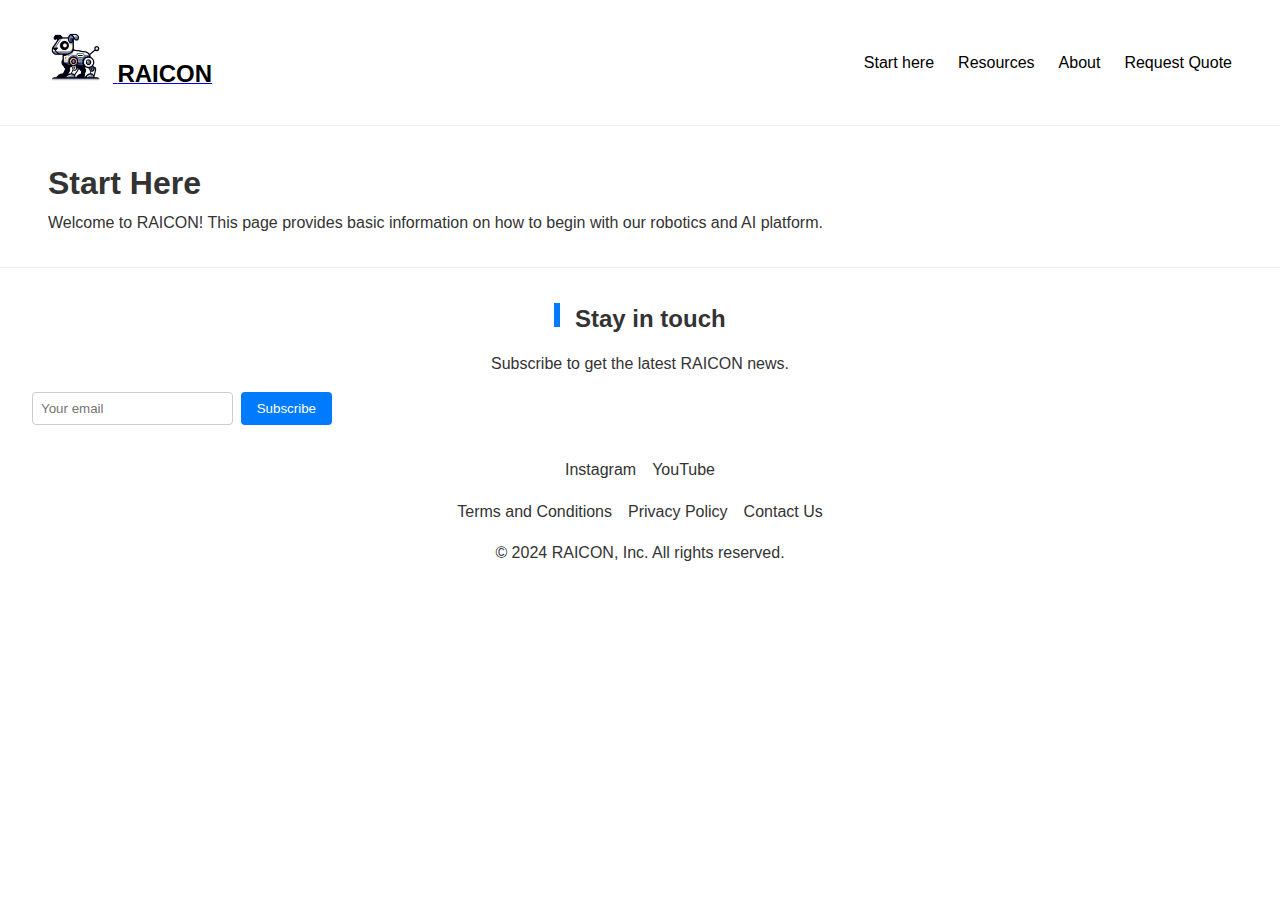
<file: about.html>
<!DOCTYPE html>
<html lang="ko">
<head>
  <meta charset="UTF-8">
  <meta name="viewport" content="width=device-width, initial-scale=1.0">
  <title>Start Here</title>
  <link rel="stylesheet" href="styles.css">
</head>
<body>

  <!-- Header / Navigation -->
  <header class="nav-bar">
    <div class="logo-container">
      <a href="index.html" class="logo-link">
        <img src="images/raicon_logo.png" alt="RAICON logo" class="logo" />
        <span class="logo-text">RAICON</span>
      </a>
    </div>
    <nav class="menu">
      <ul>
        <!-- Removed pricing and account here as well -->
        <li><a href="start-here.html">Start here</a></li>
        <li><a href="resources.html">Resources</a></li>
        <li><a href="about.html">About</a></li>
        <li><a href="request-quote.html">Request Quote</a></li>
      </ul>
    </nav>
  </header>

  <!-- Main Content -->
  <section>
    <h1>Start Here</h1>
    <p>Welcome to RAICON! This page provides basic information on how to begin with our robotics and AI platform.</p>
  </section>

  <!-- Footer -->
  <footer class="footer-section">
    <div class="stay-in-touch">
      <h3>
        <span class="blue-bar"></span>
        Stay in touch
      </h3>
      <p>Subscribe to get the latest RAICON news.</p>
      <form class="newsletter-form">
        <input type="email" placeholder="Your email" required />
        <button type="submit" class="btn subscribe-btn">Subscribe</button>
      </form>
    </div>
    <div class="footer-links">
      <div class="social-icons">
        <a href="https://instagram.com/your_instagram_account" target="_blank">Instagram</a>
        <a href="https://youtube.com/your_youtube_channel" target="_blank">YouTube</a>
      </div>
      <ul class="legal-links">
        <li><a href="#">Terms and Conditions</a></li>
        <li><a href="#">Privacy Policy</a></li>
        <li><a href="#">Contact Us</a></li>
      </ul>
      <p class="copyright">
        © 2024 RAICON, Inc. All rights reserved.
      </p>
    </div>
  </footer>

</body>
</html>
</file>
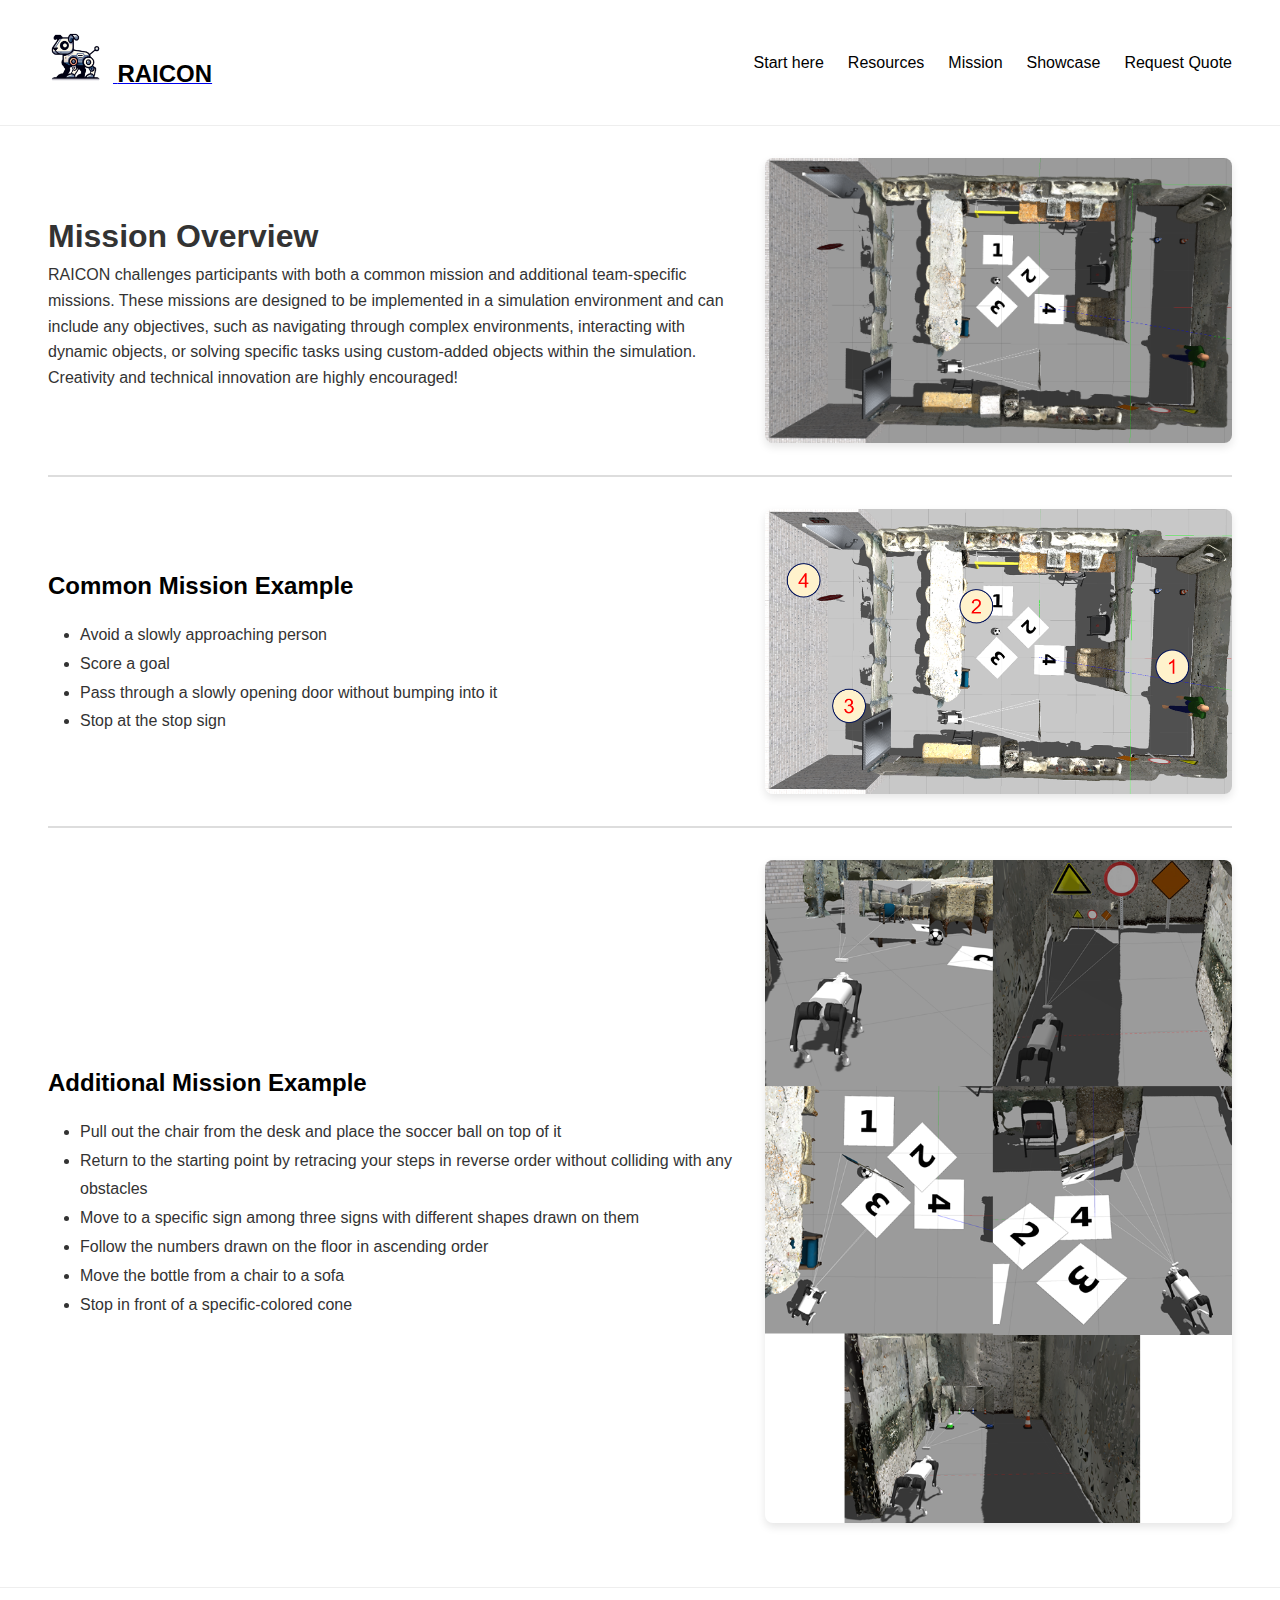
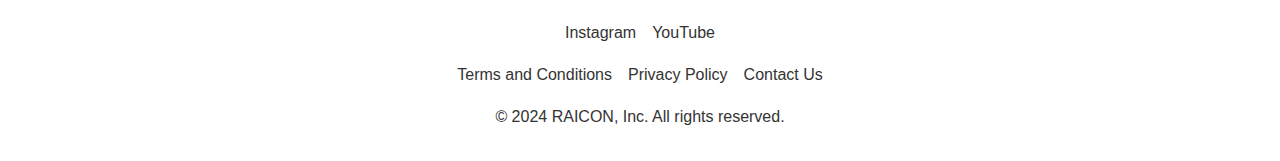
<file: mission.html>
<!DOCTYPE html>
<html lang="ko">
<head>
  <meta charset="UTF-8">
  <meta name="viewport" content="width=device-width, initial-scale=1.0">
  <title>Start Here</title>
  <link rel="stylesheet" href="styles.css">
</head>
<body>

  <!-- Header / Navigation -->
  <header class="nav-bar">
    <div class="logo-container">
      <a href="index.html" class="logo-link">
        <!-- RAICON logo -->
        <img src="images/raicon_logo.png" alt="RAICON logo" class="logo" />
        <span class="logo-text">RAICON</span>
      </a>
    </div>
    <nav class="menu">
      <ul>
        <!-- Removed pricing and account -->
        <li><a href="start-here.html">Start here</a></li>
        <li><a href="resources.html">Resources</a></li>
        <li><a href="mission.html">Mission</a></li>
        <li><a href="showcase.html">Showcase</a></li>
        <li><a href="request-quote.html">Request Quote</a></li>
      </ul>
    </nav>
  </header>
  <section class="mission-section">
    <div class="content-container">
      <div class="mission-text">
        <h1>Mission Overview</h1>
        <p>
          RAICON challenges participants with both a common mission and additional team-specific missions. 
          These missions are designed to be implemented in a simulation environment and can include any objectives, 
          such as navigating through complex environments, interacting with dynamic objects, or solving specific tasks 
          using custom-added objects within the simulation. Creativity and technical innovation are highly encouraged!
        </p>
      </div>
      <div class="mission-image">
        <img src="images/mission_example.png" alt="Mission example in simulation" />
      </div>
    </div>
    
    <div class="divider"></div>
  
    <!-- Common Mission Section -->
    <div class="content-container">
      <div class="mission-text">
        <h2>Common Mission Example</h2>
        <ul>
          <li>Avoid a slowly approaching person</li>
          <li>Score a goal</li>
          <li>Pass through a slowly opening door without bumping into it</li>
          <li>Stop at the stop sign</li>
        </ul>
      </div>
      <div class="mission-image">
        <img src="images/common_missions.png" alt="Common mission example" />
      </div>
    </div>
  
    <div class="divider"></div>

    <!-- Additional Mission Section -->
    <div class="content-container">
      <div class="mission-text">
        <h2>Additional Mission Example</h2>
        <ul>
          <li>Pull out the chair from the desk and place the soccer ball on top of it</li>
          <li>Return to the starting point by retracing your steps in reverse order without colliding with any obstacles</li>
          <li>Move to a specific sign among three signs with different shapes drawn on them</li>
          <li>Follow the numbers drawn on the floor in ascending order</li>
          <li>Move the bottle from a chair to a sofa</li>
          <li>Stop in front of a specific-colored cone</li>
        </ul>
      </div>
      <div class="mission-image">
        <img src="images/additional_missions.png" alt="Additional mission example" />
      </div>
    </div>
  </section>


  <!-- Footer -->
  <footer class="footer-section">
    <div class="footer-links">
      <div class="social-icons">
        <a href="https://instagram.com/your_instagram_account" target="_blank">Instagram</a>
        <a href="https://youtube.com/your_youtube_channel" target="_blank">YouTube</a>
      </div>
      <ul class="legal-links">
        <li><a href="#">Terms and Conditions</a></li>
        <li><a href="#">Privacy Policy</a></li>
        <li><a href="#">Contact Us</a></li>
      </ul>
      <p class="copyright">
        © 2024 RAICON, Inc. All rights reserved.
      </p>
    </div>
  </footer>

</body>
</html>
</file>
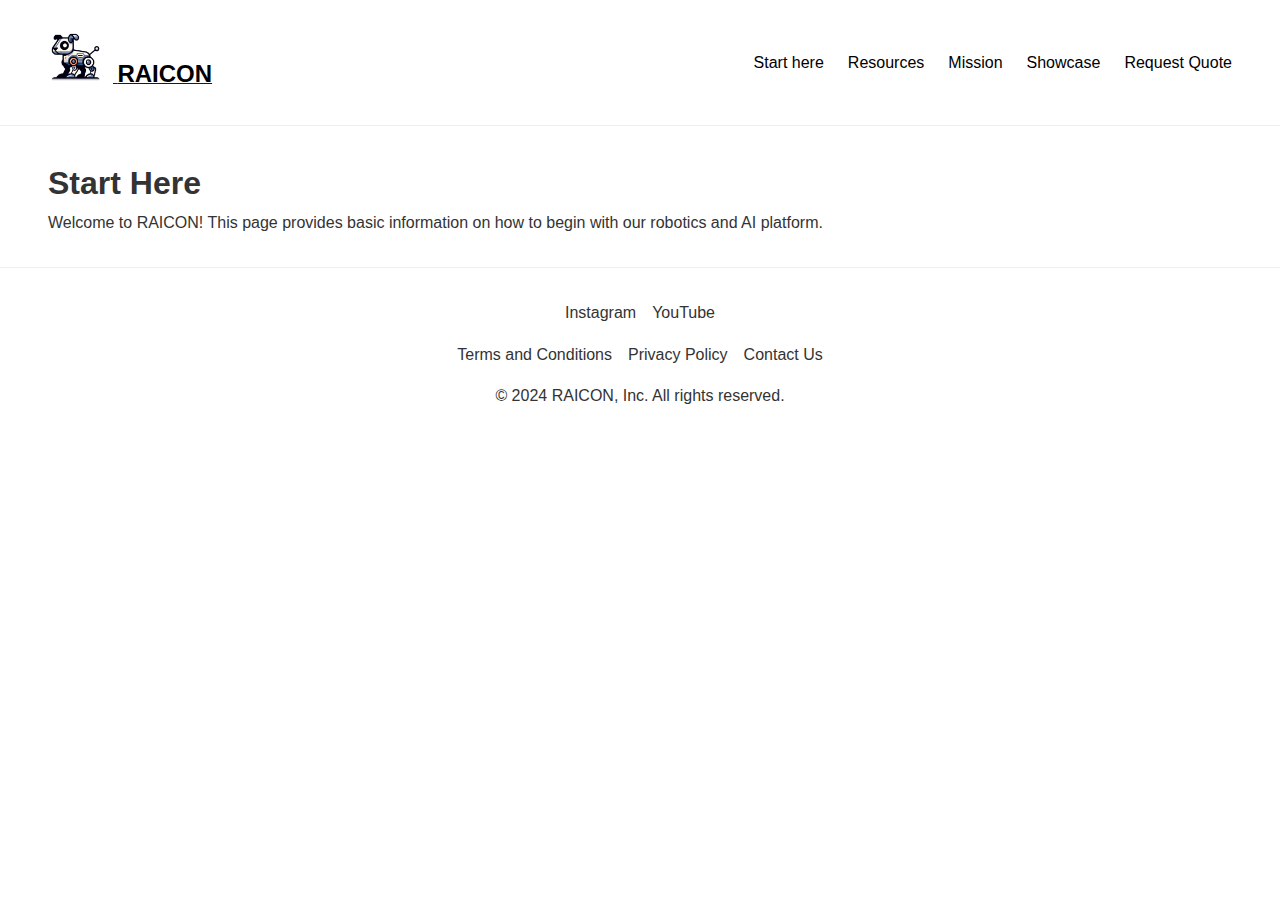
<file: request-quote.html>
<!DOCTYPE html>
<html lang="ko">
<head>
  <meta charset="UTF-8">
  <meta name="viewport" content="width=device-width, initial-scale=1.0">
  <title>Start Here</title>
  <link rel="stylesheet" href="styles.css">
</head>
<body>

  <!-- Header / Navigation -->
  <header class="nav-bar">
    <div class="logo-container">
      <a href="index.html" class="logo-link">
        <!-- RAICON logo -->
        <img src="images/raicon_logo.png" alt="RAICON logo" class="logo" />
        <span class="logo-text">RAICON</span>
      </a>
    </div>
    <nav class="menu">
      <ul>
        <!-- Removed pricing and account -->
        <li><a href="start-here.html">Start here</a></li>
        <li><a href="resources.html">Resources</a></li>
        <li><a href="mission.html">Mission</a></li>
        <li><a href="showcase.html">Showcase</a></li>
        <li><a href="request-quote.html">Request Quote</a></li>
      </ul>
    </nav>
  </header>

  <!-- Main Content -->
  <section>
    <h1>Start Here</h1>
    <p>Welcome to RAICON! This page provides basic information on how to begin with our robotics and AI platform.</p>
  </section>

  <!-- Footer -->
  <footer class="footer-section">
    <div class="footer-links">
      <div class="social-icons">
        <!-- Instagram and YouTube links -->
        <a href="https://instagram.com/your_instagram_account" target="_blank">Instagram</a>
        <a href="https://youtube.com/your_youtube_channel" target="_blank">YouTube</a>
      </div>
      <ul class="legal-links">
        <li><a href="#">Terms and Conditions</a></li>
        <li><a href="#">Privacy Policy</a></li>
        <li><a href="#">Contact Us</a></li>
      </ul>
      <p class="copyright">
        © 2024 RAICON, Inc. All rights reserved.
      </p>
    </div>
  </footer>

</body>
</html>
</file>
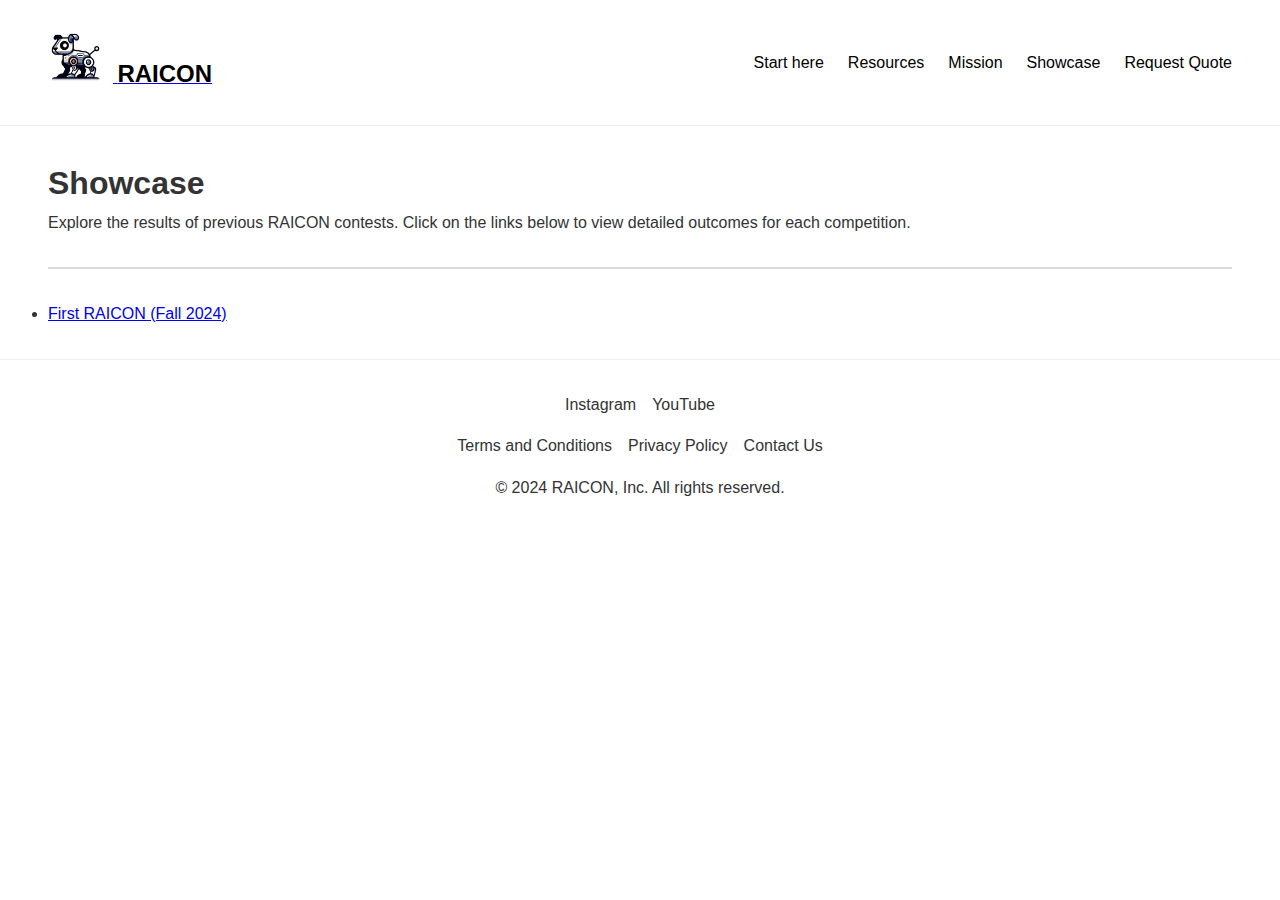
<file: showcase.html>
<!DOCTYPE html>
<html lang="ko">
<head>
  <meta charset="UTF-8">
  <meta name="viewport" content="width=device-width, initial-scale=1.0">
  <title>Start Here</title>
  <link rel="stylesheet" href="styles.css">
</head>
<body>

  <!-- Header / Navigation -->
  <header class="nav-bar">
    <div class="logo-container">
      <a href="index.html" class="logo-link">
        <!-- RAICON logo -->
        <img src="images/raicon_logo.png" alt="RAICON logo" class="logo" />
        <span class="logo-text">RAICON</span>
      </a>
    </div>
    <nav class="menu">
      <ul>
        <!-- Removed pricing and account -->
        <li><a href="start-here.html">Start here</a></li>
        <li><a href="resources.html">Resources</a></li>
        <li><a href="mission.html">Mission</a></li>
        <li><a href="showcase.html">Showcase</a></li>
        <li><a href="request-quote.html">Request Quote</a></li>
      </ul>
    </nav>
  </header>

  <!-- Main Content -->
  <section>
    <h1>Showcase</h1>
    <p>
      Explore the results of previous RAICON contests. Click on the links below to view detailed outcomes for each competition.
    </p>

    <div class="divider"></div>

    <!-- Contests List -->
    <ul class="contest-links">
      <li><a href="first-raicon.html">First RAICON (Fall 2024)</a></li>
      <!-- Add more contests here -->
    </ul>
  </section>

  <!-- Footer -->
  <footer class="footer-section">
    <div class="footer-links">
      <div class="social-icons">
        <!-- Instagram and YouTube links -->
        <a href="https://instagram.com/your_instagram_account" target="_blank">Instagram</a>
        <a href="https://youtube.com/your_youtube_channel" target="_blank">YouTube</a>
      </div>
      <ul class="legal-links">
        <li><a href="#">Terms and Conditions</a></li>
        <li><a href="#">Privacy Policy</a></li>
        <li><a href="#">Contact Us</a></li>
      </ul>
      <p class="copyright">
        © 2024 RAICON, Inc. All rights reserved.
      </p>
    </div>
  </footer>

</body>
</html>
</file>
<file: styles.css>
/* Basic reset */
* {
  margin: 0;
  padding: 0;
  box-sizing: border-box;
}

/* Body settings */
body {
  font-family: Arial, sans-serif;
  color: #333;
  line-height: 1.6;
}

/* Common sections with left and right padding */
section,
footer,
header {
  padding: 2rem 3rem; /* Increase the second value to increase left and right padding */
}

/* Navigation Bar */
.nav-bar {
  display: flex;
  align-items: center;
  justify-content: space-between;
  background-color: #fff;
  border-bottom: 1px solid #eee;
}
/* Align the logo and text vertically in the center */
.logo-container {
  display: flex; /* Use flexbox for alignment */
  align-items: center; /* Vertically align items */
}
/* Adjust the logo size if needed */
.logo {
  height: 50px; /* Example size */
  margin-right: 10px; /* Add some spacing between the image and text */
}
/* Customize the text style */
.logo-text {
  font-family: 'Arial', sans-serif; /* Change font-family */
  font-size: 24px; /* Adjust font size */
  font-weight: bold; /* Make the text bold */
  color: #000; /* Set the text color */
  text-decoration: none; /* Remove underline */
}
.menu ul {
  display: flex;
  list-style: none;
}
.menu li a {
  margin-left: 1.5rem;
  text-decoration: none;
  color: #000;
  font-weight: 500;
}

/* Hero Section */
.hero {
  display: flex;
  flex-wrap: wrap;
  background-color: #fafafa;
}
.hero-text {
  flex: 1;
  margin-right: 2rem;
  margin-bottom: 1rem;
}
.hero-text h1 {
  font-size: 2.5rem;
  margin-bottom: 1rem;
}
.hero-text p {
  font-size: 1rem;
  margin-bottom: 1.5rem;
}
.get-started-btn {
  background-color: #007BFF;
  color: #fff;
  padding: 0.75rem 1rem;
  text-decoration: none;
  border-radius: 0.25rem;
}
.hero-images {
  flex: 1;
}
.hero-images .grid {
  display: grid;
  grid-template-columns: repeat(2, 1fr);
  grid-gap: 1rem;
}
.grid-item img {
  width: 100%;
  border-radius: 0.25rem;
}

/* Teaching Section */
.teaching-section {
  display: flex;
  background-color: #fff;
  align-items: center;
}
.teaching-section .text {
  flex: 1;
  margin-right: 2rem;
}
.teaching-section h2 {
  font-size: 2rem;
  margin-bottom: 1rem;
}
.blue-bar {
  display: inline-block;
  width: 6px;
  height: 24px;
  background-color: #007BFF;
  margin-right: 0.5rem;
}
.teaching-section p {
  margin-bottom: 1.5rem;
}
.teaching-btn {
  background-color: #FFD700;
  color: #333;
  padding: 0.75rem 1rem;
  text-decoration: none;
  border-radius: 0.25rem;
  font-weight: bold;
}
.image-slider img {
  max-width: 400px;
  border-radius: 0.25rem;
}

/* Learning Section */
.learning-section {
  display: flex;
  background-color: #fafafa;
  align-items: center;
}
.learning-section .text {
  flex: 1;
  margin-right: 2rem;
}
.learning-section h2 {
  font-size: 2rem;
  margin-bottom: 1rem;
}
.learning-section p {
  margin-bottom: 1.5rem;
}
.learning-btn {
  background-color: #FFD700;
  color: #333;
  padding: 0.75rem 1rem;
  text-decoration: none;
  border-radius: 0.25rem;
  font-weight: bold;
}
.learning-section .learning-image img {
  max-width: 400px;
  border-radius: 0.25rem;
}

/* Footer Section */
.footer-section {
  background-color: #fff;
  border-top: 1px solid #eee;
  text-align: center;
  padding: 2rem;
}
.stay-in-touch {
  margin-bottom: 2rem;
}
.stay-in-touch h3 {
  font-size: 1.5rem;
  margin-bottom: 0.75rem;
}
.newsletter-form {
  display: flex;
  max-width: 300px;
  margin-top: 1rem;
}
.newsletter-form input[type="email"] {
  flex: 1;
  padding: 0.5rem;
  margin-right: 0.5rem;
  border: 1px solid #ccc;
  border-radius: 0.25rem;
}
.subscribe-btn {
  background-color: #007BFF;
  color: #fff;
  padding: 0.5rem 1rem;
  border: none;
  border-radius: 0.25rem;
  cursor: pointer;
}
.footer-links {
  display: flex;
  flex-direction: column;
  align-items: center;
  gap: 1rem;
}
.social-icons {
  display: flex;
  gap: 1rem;
}
.social-icons a {
  text-decoration: none;
  color: #333;
  font-weight: 500;
}
.legal-links {
  list-style: none;
  padding: 0;
  margin: 0;
  display: flex;
  gap: 1rem;
  justify-content: center;
}
.legal-links li {
  margin: 0; /* Ensure no additional margin around list items */
}
.legal-links li a {
  text-decoration: none;
  color: #333;
  font-weight: 500;
  transition: color 0.3s ease; /* Add smooth transition effect for hover */
}
.legal-links li a:hover {
  color: #007BFF; /* Change color on hover for better interactivity */
}

/* Mission Section Layout */
.mission-section {
  padding: 2rem 3rem; /* Consistent padding for all mission sections */
}

.content-container {
  display: flex; /* Flexbox for layout */
  align-items: center; /* Center content vertically */
  gap: 1rem; /* Space between text and image */
  margin-bottom: 2rem; /* Add spacing between mission groups */
}

/* Text Area (60% width) */
.mission-text {
  flex: 6; /* 6/10 of the container width */
  color: #333; /* Text color */
  line-height: 1.6;
}

.mission-text h2 {
  font-size: 1.8rem;
  margin-bottom: 1rem;
}

.mission-text ul {
  list-style-type: disc;
  margin-left: 1.5rem;
  line-height: 1.6;
  color: #333; /* Text color */
}

/* Image Area (40% width) */
.mission-image {
  flex: 4; /* 4/10 of the container width */
  display: flex;
  justify-content: center; /* Center image horizontally */
  align-items: center; /* Center image vertically */
}

.mission-image img {
  max-width: 100%; /* Ensure image fits the container */
  border-radius: 8px; /* Optional: Rounded corners */
  box-shadow: 0 4px 8px rgba(0, 0, 0, 0.1); /* Optional: Subtle shadow */
}

/* Divider Line */
.divider {
  width: 100%; /* Full width */
  height: 2px; /* Thickness of the line */
  background-color: #ddd; /* Light gray color for the line */
  margin: 2rem 0; /* Space above and below the line */
}

/* Mission Section List */
.mission-section ul {
  list-style-type: disc; /* Use bullet points */
  margin-left: 2rem; /* Indent list items */
  line-height: 1.8; /* Add spacing between list items */
}

.mission-section h2 {
  font-size: 1.5rem; /* Adjust font size for section titles */
  margin-bottom: 1rem; /* Add space below titles */
  color: #000; /* Optional: Add a theme color */
}

.mission-section ul li {
  color: #333; /* List text color */
}

.raicon-banner img {
  width: 100%; /* Full width of the container */
  object-fit: cover; /* Maintain aspect ratio and fill the space */
  display: block; /* Remove any inline spacing */
  margin: 0 auto; /* Center the image horizontally */
  border-radius: 8px; /* Optional: Add rounded corners */
  box-shadow: 0 4px 8px rgba(0, 0, 0, 0.1); /* Optional: Add a subtle shadow */
}

.grid-item img {
  width: 100%; /* 각 이미지를 컨테이너 너비에 맞게 조정 */
  height: 150px; /* 동일한 높이로 설정 */
  object-fit: cover; /* 이미지 비율을 유지하며 컨테이너에 맞게 자르기 */
  border-radius: 8px; /* Optional: Add rounded corners */
  box-shadow: 0 4px 8px rgba(0, 0, 0, 0.1); /* Optional: Add subtle shadow */
}

/* General Table Styles */
table {
  width: 100%; /* Full width */
  border-collapse: collapse; /* Remove double borders */
  margin: 2rem 0; /* Space around the table */
  font-size: 0.9rem; /* Adjust font size */
}

table th, table td {
  border: 1px solid #ddd; /* Light gray borders */
  padding: 0.75rem; /* Add padding for readability */
  text-align: center; /* Center align text */
}

table th {
  background-color: #f4f4f4; /* Light gray header background */
  font-weight: bold; /* Make headers bold */
}

table tbody tr:nth-child(odd) {
  background-color: #fafafa; /* Add alternating row colors */
}

table tbody tr:hover {
  background-color: #f1f1f1; /* Highlight row on hover */
}

/* Driving Video Images */
table img {
  max-width: 100px; /* Restrict the size of GIFs */
  border-radius: 4px; /* Optional rounded corners */
}

/* Table Columns Width (2:2:6) */
.competition-results table th:nth-child(1), /* Rank Column */
.competition-results table td:nth-child(1) {
  width: 10%; /* 2/10 of the table width */
}

.competition-results table th:nth-child(2), /* Team Name Column */
.competition-results table td:nth-child(2) {
  width: 10%; /* 2/10 of the table width */
}

.competition-results table th:nth-child(3), /* Driving Video Column */
.competition-results table td:nth-child(3) {
  width: 60%; /* 6/10 of the table width */
  text-align: center; /* Center-align images */
}

.competition-results table img {
  max-width: 100%; /* Ensure images fit within their cell */
  height: auto; /* Maintain aspect ratio */
  border-radius: 4px; /* Optional: Rounded corners */
}
</file>
